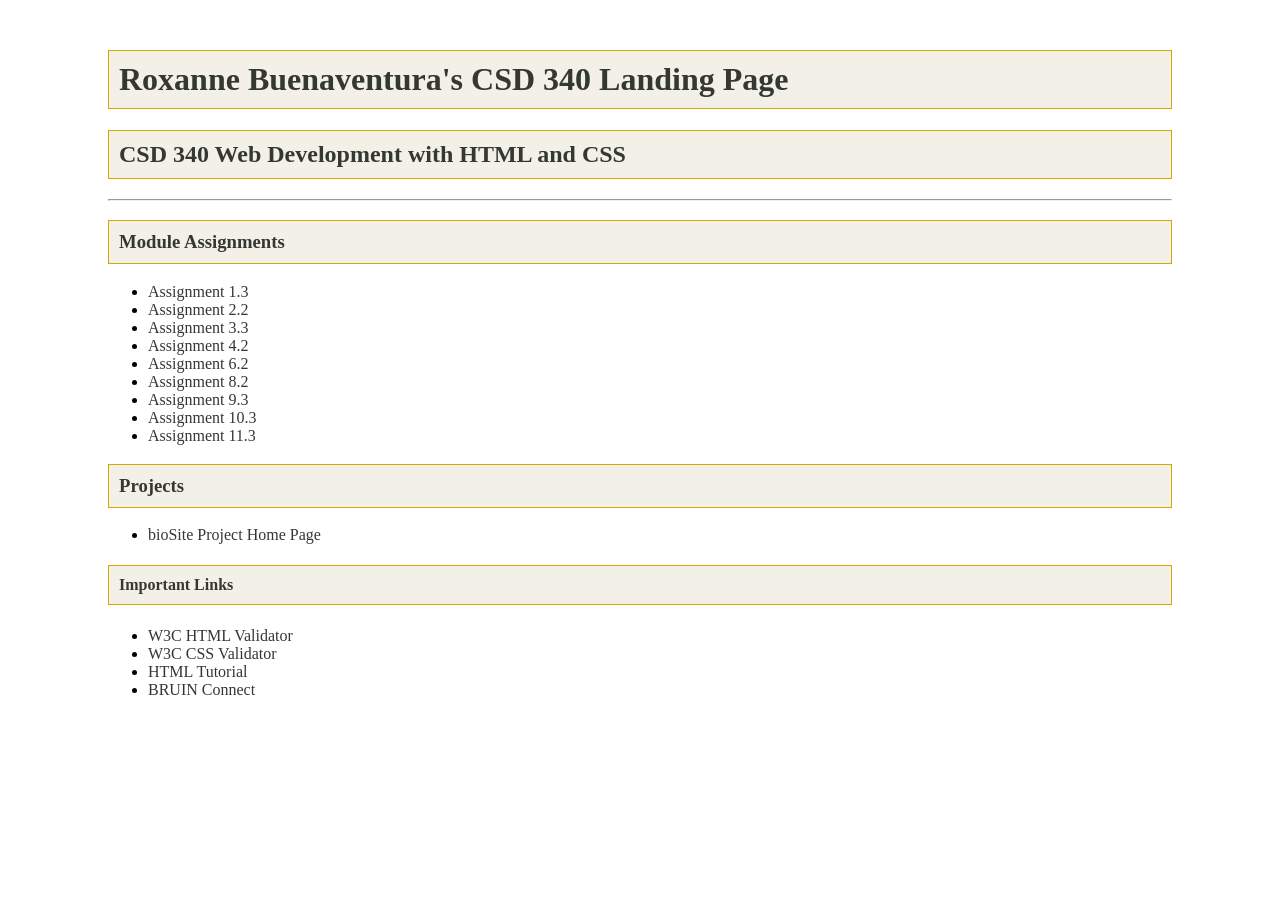
<file: index.html>
<!-- Roxanne Buenaventura -->
<!-- CSD 340 -->
<!-- Assignment 3.2: GitHub Pages -->

<!DOCTYPE html>
<html lang="en">

<head>
    <meta charset="UTF-8">
    <title>Roxanne Buenaventura's CSD 340 Landing Page</title>
    <link href="site.css" rel="stylesheet" type="text/css">
</head>

<body>
    <div id ="container">
        <h1>Roxanne Buenaventura's CSD 340 Landing Page</h1>
        <h2>CSD 340 Web Development with HTML and CSS</h2>
        <hr>
        <h3>Module Assignments</h3>
        <ul class="module-assignments">
            <li><a href="module-1/buenaventura_Mod1_3.html">Assignment 1.3</a></li>
            <li><a href="module-2/buenaventura_Mod2_2.html">Assignment 2.2</a></li>
            <li><a href="module-3/buenaventura_Mod3_3.html">Assignment 3.3</a></li>
            <li><a href="module-4/buenaventura_Mod4_2.html">Assignment 4.2</a></li>
            <li><a href="module-6/buenaventura_Mod6_2.html">Assignment 6.2</a></li>
            <li><a href="module-8/buenaventura_Mod8_2.html">Assignment 8.2</a></li>
            <li><a href="module-9/buenaventura_Mod9_3.html">Assignment 9.3</a></li>
            <li><a href="module-10/buenaventura_Mod10_3.html">Assignment 10.3</a></li>
            <li><a href="module-11/buenaventura_Mod11_2.html">Assignment 11.3</a></li>
        </ul>
        <h3>Projects</h3>
        <ul class="bioSite Project Home Page">
            <li><a href="https://r-buenaventura.github.io/bioSite/">bioSite Project Home Page</a></li>
        </ul>
        <h4>Important Links</h4>
        <ul class="important-links">
            <li><a href="https://validator.w3.org/">W3C HTML Validator</a></li>
            <li><a href="https://jigsaw.w3.org/css-validator/">W3C CSS Validator</a></li>
            <li><a href="https://www.w3schools.com/">HTML Tutorial</a></li>
            <li><a href="https://bruinconnect.bellevue.edu/">BRUIN Connect</a></li>
        </ul>
    </div>
</body>
</file>
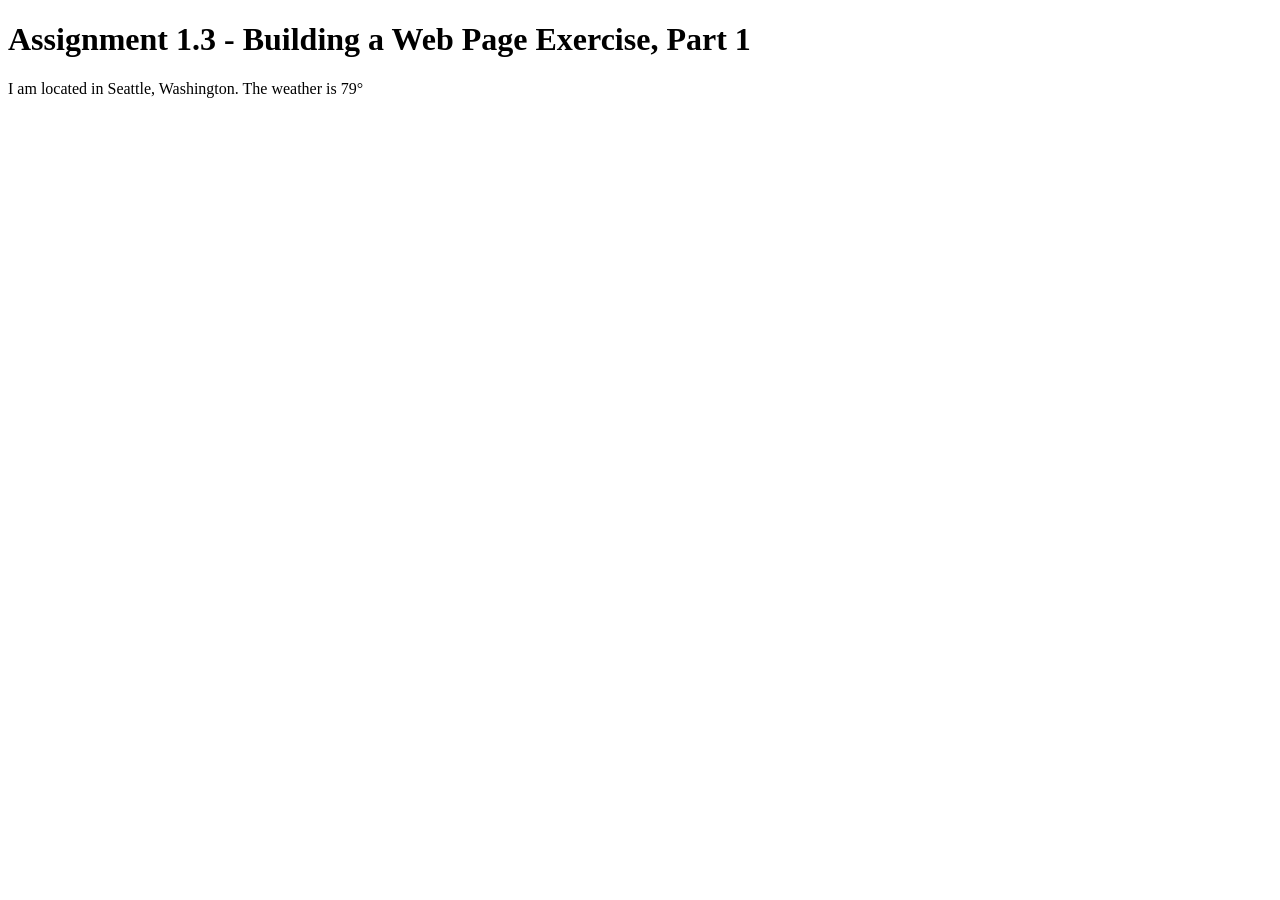
<file: module-1/buenaventura_Mod1_3.html>
<!-- Roxanne Buenaventura-->
<!-- Assignment 1.3 - Building a Web Page Exercise, Part 1 -->
<!-- 14 August 2026-->
 
<!DOCTYPE html>
<html lang="en">
<head>
    <title>CSD 340 Web Development with HTML and CSS</title>
</head>
 
<body>
 
    <h1>Assignment 1.3 - Building a Web Page Exercise, Part 1</h1>
    <p>I am located in Seattle, Washington. The weather is 79&deg;</p>

</body>
 
</html>
</file>
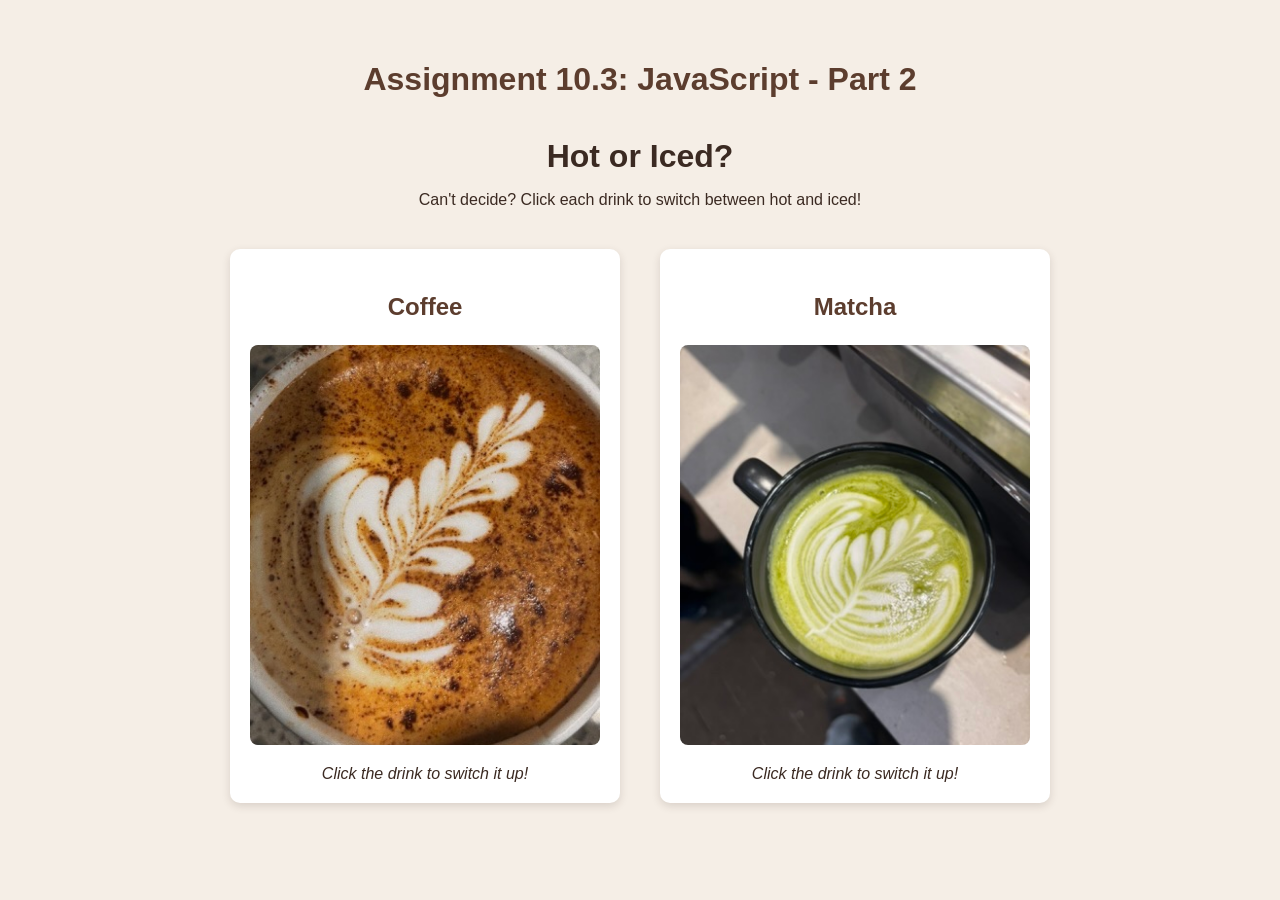
<file: module-10/buenaventura_Mod10_3.html>
<!-- Roxanne Buenaventura
 CSD340
 October 3, 2026
 Assignment 10.3: JavaScript Exercise, Part 2 -->

<!DOCTYPE html>
<html lang="en">
<head>
    <meta charset="UTF-8">
    <meta name="viewport" content="width=device-width, initial-scale=1.0">
    <title>CSD 340 Web Development with HTML and CSS</title>

    <style>
        body {
            background-color: #f5eee6;
            color: #3b2a22;
            font-family: Arial, sans-serif;
            margin: 0;
            padding: 40px;
            text-align: center;
        }

        h1 {
            color: #5c3d2e;
            margin-bottom: 40px;
        }

        h2 {
            font-size: 2rem;
            margin-bottom: 10px;
        }

        .drink-container {
            display: flex;
            justify-content: center;
            gap: 40px;
            margin-top: 40px;
        }

        .drink {
            background-color: #ffffff;
            width: 350px;
            padding: 20px;
            border-radius: 10px;
            box-shadow: 0 3px 8px rgba(59, 42, 34, 0.15);
        }

        .drink h3 {
            color: #5c3d2e;
            font-size: 1.5rem;
        }

        .drink img {
            width: 100%;
            height: 400px;
            object-fit: cover;
            border-radius: 8px;
            cursor: pointer;
        }

        .drink p {
            margin-bottom: 0;
            font-style: italic;
        }
    </style>

    <script>
        function changeCoffee() {
            const coffeeImage = document.getElementById("coffeeImage");

            if (coffeeImage.src.includes("hot_latte.jpg")) {
                coffeeImage.src = "iced_latte.jpg";
                coffeeImage.alt = "Iced latte";
            } else {
                coffeeImage.src = "hot_latte.jpg";
                coffeeImage.alt = "Hot latte with latte art";
            }
        }

    function changeMatcha() {
        const matchaImage = document.getElementById("matchaImage");

        if (matchaImage.src.includes("hot_matcha.jpg")) {
            matchaImage.src = "iced_matcha.jpg";
            matchaImage.alt = "Iced matcha drinks";
        } else {
            matchaImage.src = "hot_matcha.jpg";
            matchaImage.alt = "Hot matcha with latte art";
        }
}

    </script>

</head>

<body>

    <h1>Assignment 10.3: JavaScript - Part 2</h1>

    <h2>Hot or Iced?</h2>

    <p>
        Can't decide? Click each drink to switch between hot and iced!
    </p>

    <div class="drink-container">

        <!-- Coffee Section -->
        <div class="drink">
            <h3>Coffee</h3>

            <img id="coffeeImage"
                src="hot_latte.jpg"
                alt="Hot latte with latte art"
                onclick="changeCoffee()">

            <p>Click the drink to switch it up!</p>
        </div>

        <!-- Matcha Section -->
        <div class="drink">
            <h3>Matcha</h3>

            <img id="matchaImage"
                src="hot_matcha.jpg"
                alt="Hot matcha with latte art"
                onclick="changeMatcha()">

            <p>Click the drink to switch it up!</p>
        </div>

    </div>

</body>
</html>
</file>
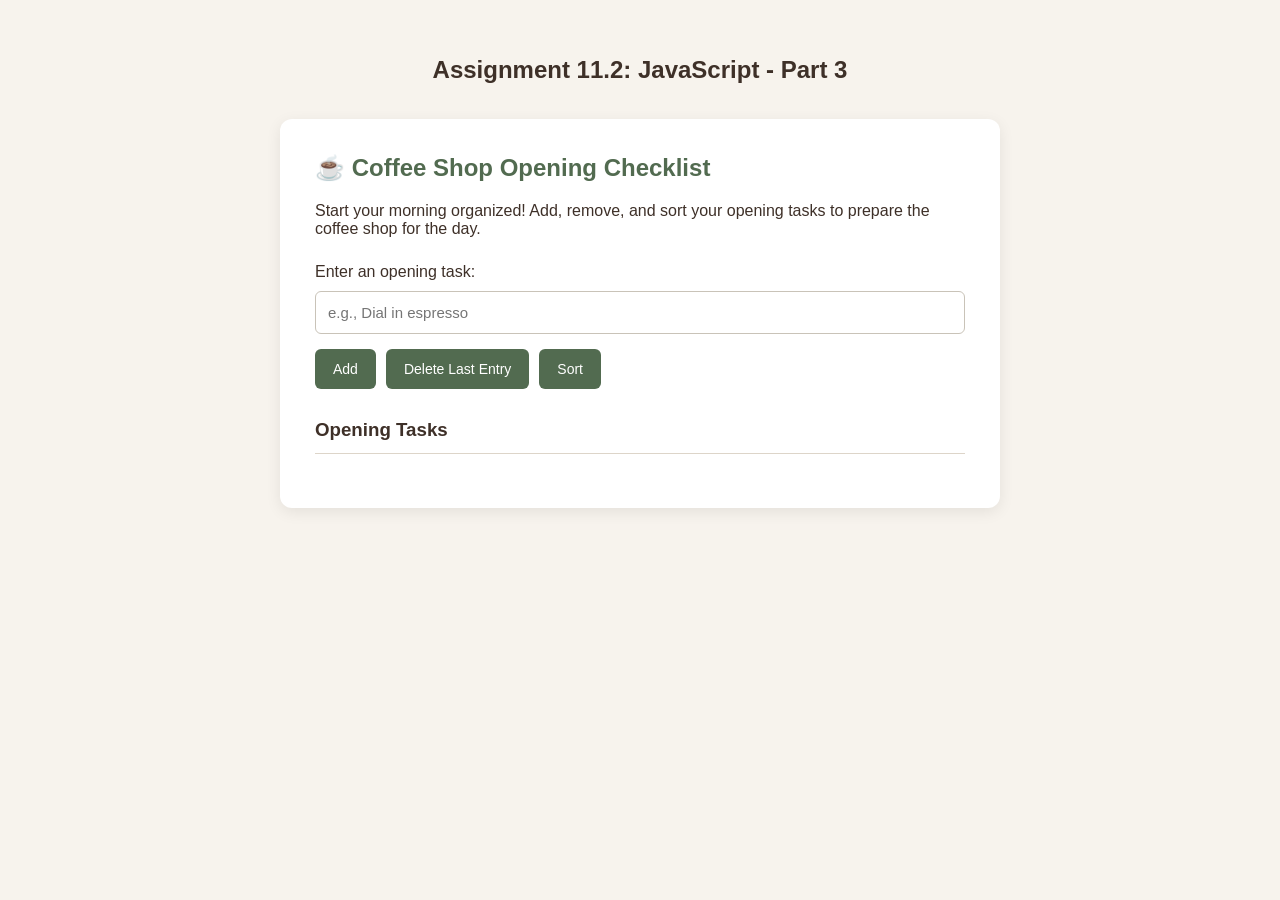
<file: module-11/buenaventura_Mod11_2.html>
<!-- Roxanne Buenaventura -->
<!-- CSD 340 -->
<!-- October 11, 2026 -->
<!-- Description: An interactive coffee shop opening checklist that allows users to add, delete, display, and sort tasks using JavaScript arrays. -->

<!DOCTYPE html>
<html lang="en">
<head>
    <meta charset="UTF-8">
    <meta name="viewport" content="width=device-width, initial-scale=1.0">
    <title>CSD 340 Web Development with HTML and CSS</title>
        <style>
            body {
                font-family: Arial, sans-serif;
                background-color: #f7f3ed;
                color: #3e3028;
                margin: 0;
                padding: 40px 20px;
            }

            h1 {
                text-align: center;
                font-size: 24px;
                margin-bottom: 35px;
            }

            .checklist-container {
                background-color: #ffffff;
                max-width: 650px;
                margin: 0 auto;
                padding: 35px;
                border-radius: 12px;
                box-shadow: 0 4px 15px rgba(0, 0, 0, 0.08);
            }

            h2 {
                color: #526b50;
                margin-top: 0;
            }

            .input-section {
                margin-top: 25px;
            }

            input {
                width: 100%;
                padding: 12px;
                margin: 10px 0 15px;
                border: 1px solid #c9c3b8;
                border-radius: 6px;
                box-sizing: border-box;
                font-size: 15px;
            }

            .button-group {
                display: flex;
                flex-wrap: wrap;
                gap: 10px;
            }

            button {
                background-color: #526b50;
                color: white;
                border: none;
                padding: 12px 18px;
                border-radius: 6px;
                cursor: pointer;
                font-size: 14px;
            }

            button:hover {
                background-color: #3d523b;
            }

            h3 {
                margin-top: 30px;
                border-bottom: 1px solid #ddd5c9;
                padding-bottom: 12px;
            }

            #todoList p {
                background-color: #f7f3ed;
                padding: 12px;
                border-radius: 6px;
                margin: 8px 0;
            }
        </style>
</head>
<body>
    <h1>Assignment 11.2: JavaScript - Part 3</h1>

    <div class="checklist-container">

        <h2>☕ Coffee Shop Opening Checklist</h2>

        <p>
            Start your morning organized! Add, remove, and
            sort your opening tasks to prepare the coffee
            shop for the day.
        </p>

        <div class="input-section">
            <label for="todoInput">Enter an opening task:</label>

            <input type="text" id="todoInput"
                placeholder="e.g., Dial in espresso">

            <div class="button-group">
                <button onclick="addItem()">Add</button>
                <button onclick="deleteLastItem()">
                    Delete Last Entry
                </button>
                <button onclick="sortItems()">Sort</button>
            </div>
        </div>

        <h3>Opening Tasks</h3>

        <div id="todoList"></div>
    </div>

    <script>
        // Creates an empty array to store to-do list items.
        let todoItems = [];

        // Adds a new item to the to-do list.
        function addItem() {
            // Gets the value entered in the text box.
            let item = document.getElementById("todoInput").value.trim();

            // Checks that the user entered something.
            if (item !== "") {
                // Adds the item to the array.
                todoItems.push(item);

                // Alerts the user about the added item.
                alert("Added: " + item);

                // Clears the text box.
                document.getElementById("todoInput").value = "";

                // Updates the displayed list.
                displayItems();
            } else {
                alert("Please enter an item.");
            }
        }

        // Displays all tasks currently stored in the array.
        function displayItems() {

            // Gets the HTML element where tasks will appear.
            let display = document.getElementById("todoList");

            // Clears the previous list before updating it.
            display.innerHTML = "";

            // Loops through the array and displays each task.
            for (let i = 0; i < todoItems.length; i++) {

                // Creates a paragraph for each task.
                let task = document.createElement("p");

                // Displays the task number and description.
                task.textContent = (i + 1) + ". " + todoItems[i];

                // Adds the task to the webpage.
                display.appendChild(task);
            }
        }

        // Deletes the last task from the array.
        function deleteLastItem() {

            // Checks if there are tasks to delete.
            if (todoItems.length > 0) {

                // Removes and stores the last task.
                let deletedItem = todoItems.pop();

                // Alerts the user about the deleted task.
                alert("Deleted: " + deletedItem);

                // Updates the displayed list.
                displayItems();

            } else {
                alert("There are no tasks to delete.");
            }
        }


        // Sorts the opening tasks alphabetically.
        function sortItems() {

            // Sorts the array in alphabetical order.
            todoItems.sort();

            // Alerts the user that sorting is complete.
            alert("Opening tasks have been sorted alphabetically!");

            // Updates the displayed list.
            displayItems();
        }

    </script>
</body>
</html>
</file>
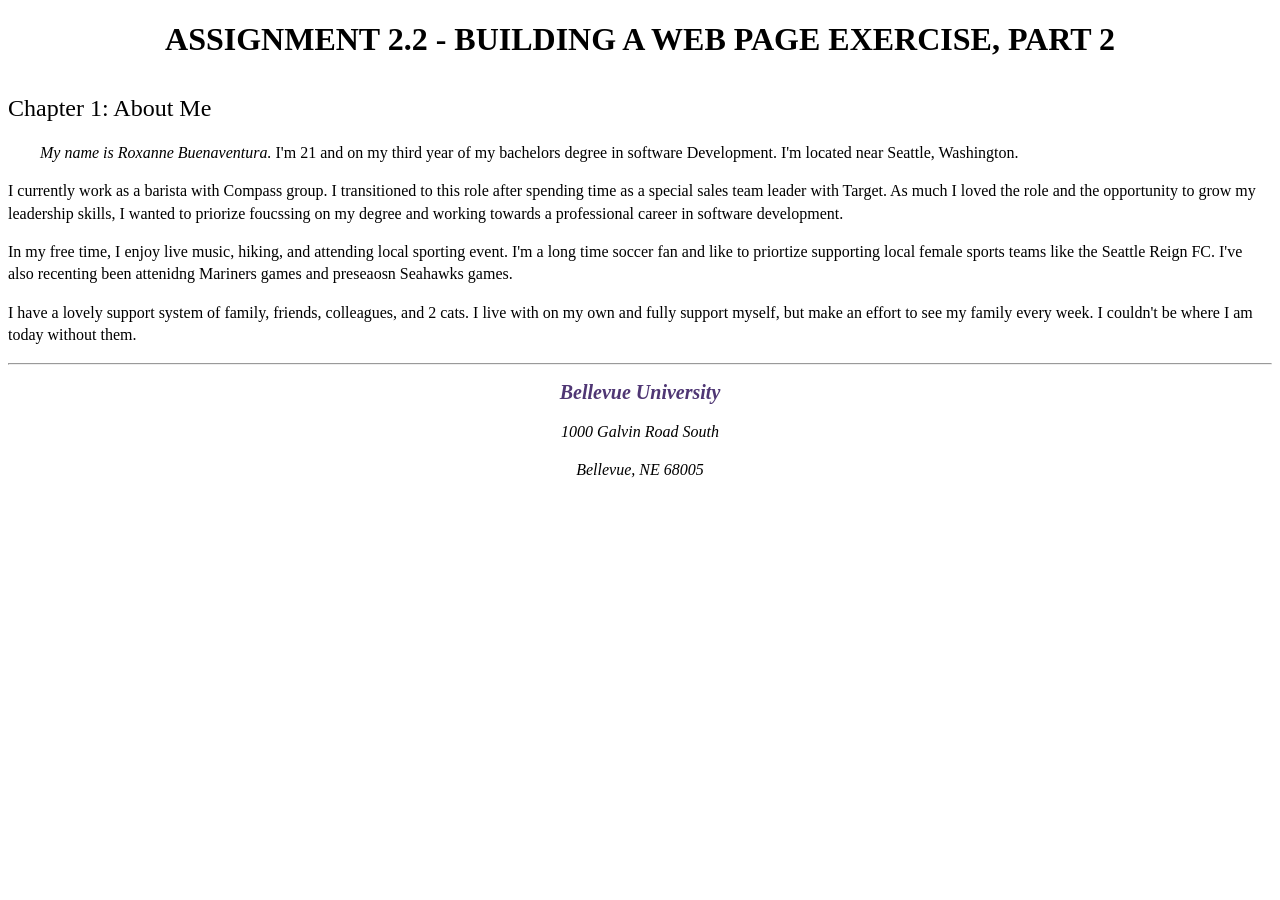
<file: module-2/buenaventura_Mod2_2.html>
<!-- Roxanne Buenaventura -->
 <!-- CSD 340 -->
<!-- Assignment 2.2 - Building a Web Page Exercise, Part 2-->
<!-- 14 August 2026 -->

<!DOCTYPE html>
<html lang="en">
<head>
    <title>CSD 340 Development with HTML and CSS</title>

    <meta charset="UTF-8">
    <meta name="description" content="This is a web page for Assignment 2.2 - Building a Web Page Exercise, Part 2">
    <meta name="author" content="Roxanne Buenaventura">
    <meta name="keywords" content="HTML, CSS, Web Development, Assignment 2.2">

    <link href="buenaventura_Mod2_2.css" rel="stylesheet" type="text/css">
</head>
<body>
    <div id="container">
        <h1>Assignment 2.2 - Building a Web Page Exercise, Part 2</h1>
        <h2>Chapter 1: About Me</h2>
        <p class="intro"><span class ="sentence">My name is Roxanne Buenaventura.</span> I'm 21 and on my third year of my bachelors degree in software Development. I'm located near Seattle, Washington.</p>
        <p>I currently work as a barista with Compass group. I transitioned to this role after spending time as a special sales team leader with Target. As much I loved the role and the opportunity to grow my leadership skills, I wanted to priorize foucssing on my degree and working towards a professional career in software development.</p>
        <p>In my free time, I enjoy live music, hiking, and attending local sporting event. I'm a long time soccer fan and like to priortize supporting local female sports teams like the Seattle Reign FC. I've also recenting been attenidng Mariners games and preseaosn Seahawks games.</p>
        <p>I have a lovely support system of family, friends, colleagues, and 2 cats. I live with on my own and fully support myself, but make an effort to see my family every week. I couldn't be where I am today without them.</p>

        <hr />
        <address>
            <p><a class="website" href="https://www.bellevue.edu/">Bellevue University</a></p>
            <p>1000 Galvin Road South</p>
            <p>Bellevue, NE 68005</p>
        </address>
</file>
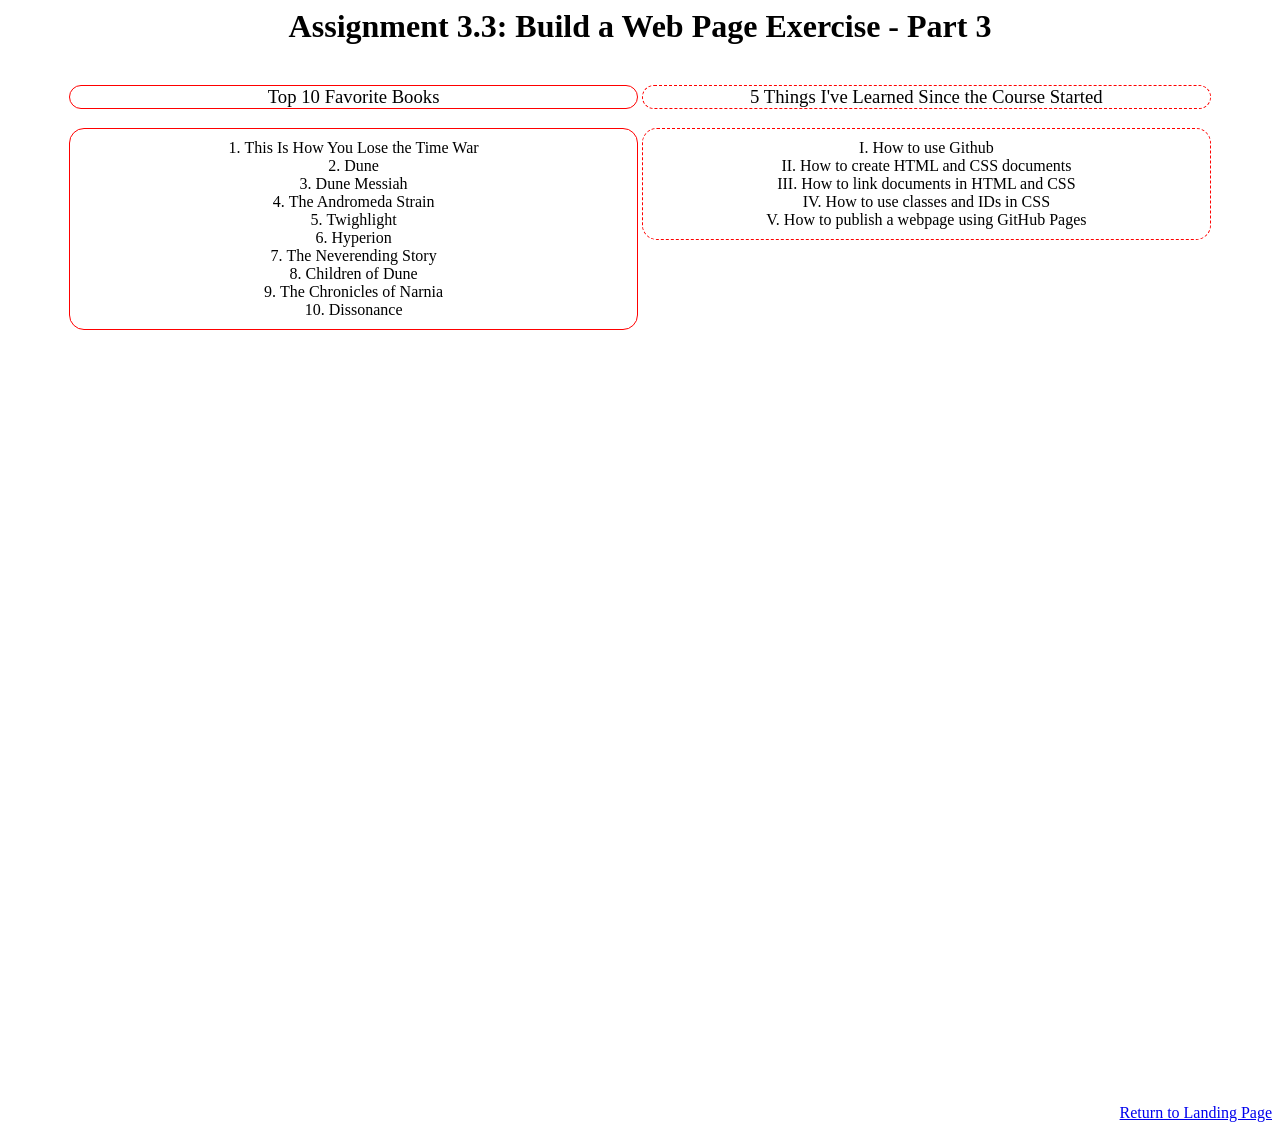
<file: module-3/buenaventura_Mod3_3.html>
<!-- Roxanne Buenaventura
 CSD 340
 Assignment 3.3 -->

<doctype html>
<html lang="en">

<head>
    <title>CSD 340 Web Development with HTML and CSS</title>
    <link href="buenaventura_Mod3_3.css" rel="stylesheet" type="text/css">
</head>
<body>
    <div id="container">
        <h1>Assignment 3.3: Build a Web Page Exercise - Part 3</h1>
        <div class="left-div">
            <h3>Top 10 Favorite Books</h3>
            <ol>
                <li>This Is How You Lose the Time War</li>
                <li>Dune</li>
                <li>Dune Messiah</li>
                <li>The Andromeda Strain</li>
                <li>Twighlight</li>
                <li>Hyperion</li>
                <li>The Neverending Story</li>
                <li>Children of Dune</li>
                <li>The Chronicles of Narnia</li>
                <li>Dissonance</li>
            </ol>
        </div>
        <div class="right-div">
            <h3>5 Things I've Learned Since the Course Started</h3>
            <ol>
                <li>How to use Github</li>
                <li>How to create HTML and CSS documents</li>
                <li>How to link documents in HTML and CSS</li>
                <li>How to use classes and IDs in CSS</li>
                <li>How to publish a webpage using GitHub Pages</li>
            </ol>
        </div>
        <div class="bottom-div">
            <a href="../index.html">Return to Landing Page</a>
        </div>
    </div>
</body>
</file>
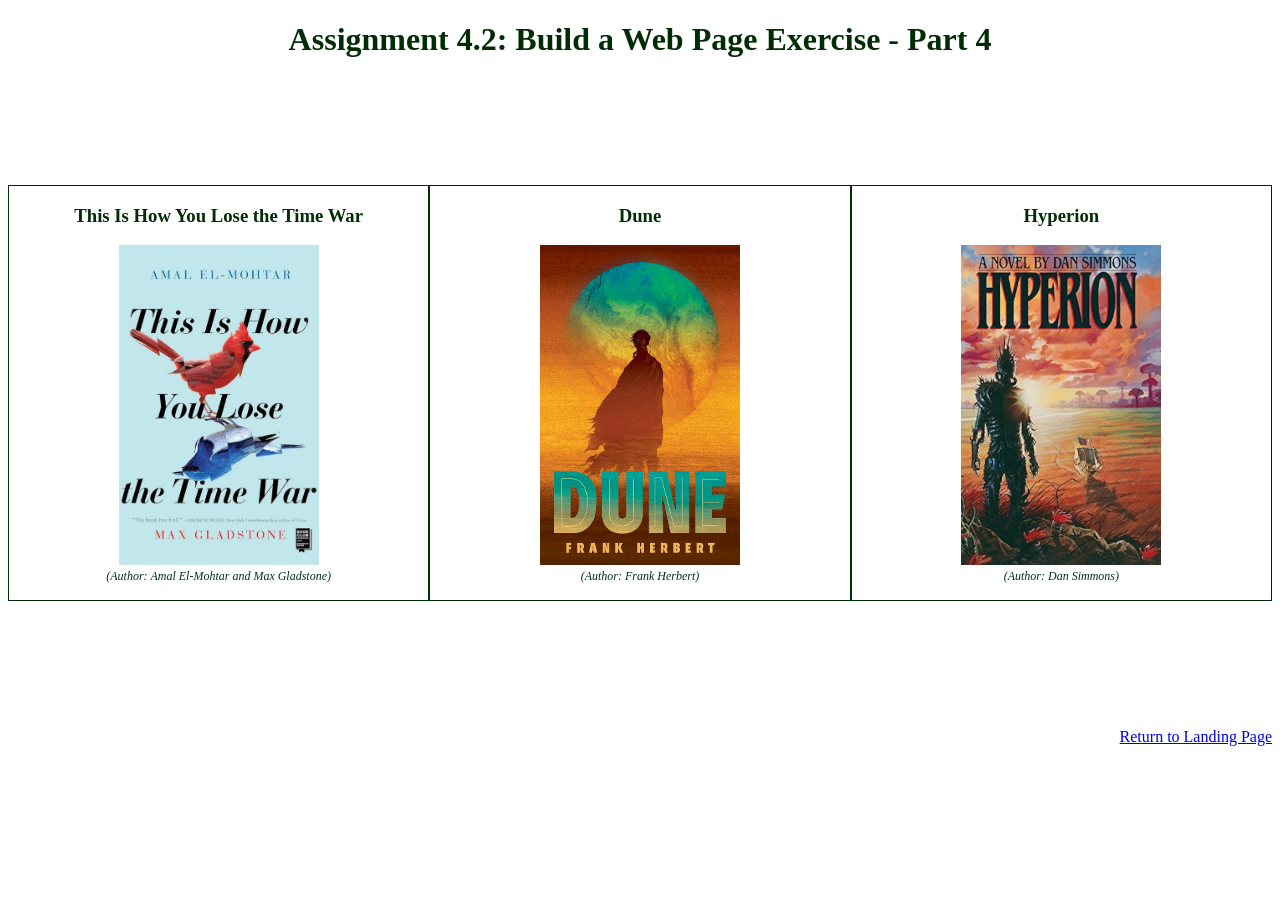
<file: module-4/buenaventura_Mod4_2.html>
<!-- Roxanne Buenaventura
CSD 340
Module 4: Assignment 2
-->

<!DOCTYPE html>
<html lang="en">

<head>

    <title>CSD 340 Web Development with HTML and CSS</title>
    <link href="buenaventura_Mod4_2.css" rel="stylesheet" type="text/css">

</head>

<body>

    <div id="container">

        <h1>Assignment 4.2: Build a Web Page Exercise - Part 4</h1>
        <div id="image-gallery">

            <div class="image">
                <h3>This Is How You Lose the Time War</h3>

                <figure>
                    <img src="images/ThisIsHowYouLoseTheTimeWar.jpg" alt="ThisIsHowYouLoseTheTimeWar_Cover" 
                    width="200" 
                    height="320">  

                    <figcaption>(Author: Amal El-Mohtar and Max Gladstone)</figcaption>
                </figure>
            </div>

            <div class="image">
                <h3>Dune</h3>

                <figure>
                    <img src="images/Dune.jpg" 
                    alt="Dune_Cover" 
                    width="200" 
                    height ="320">

                    <figcaption>(Author: Frank Herbert)</figcaption>
                </figure>
            </div>

            <div class="image">
                <h3>Hyperion</h3>

                <figure>
                    <img src="images/Hyperion.jpg" 
                    alt="Hyperion_Cover" 
                    width="200" 
                    height="320">

                    <figcaption>(Author: Dan Simmons)</figcaption>
                </figure>
            </div>
        </div>

        <div class="bottom-div">
            <a href="../index.html">Return to Landing Page</a>
        </div>

    </div>

</body>

</html>
</file>
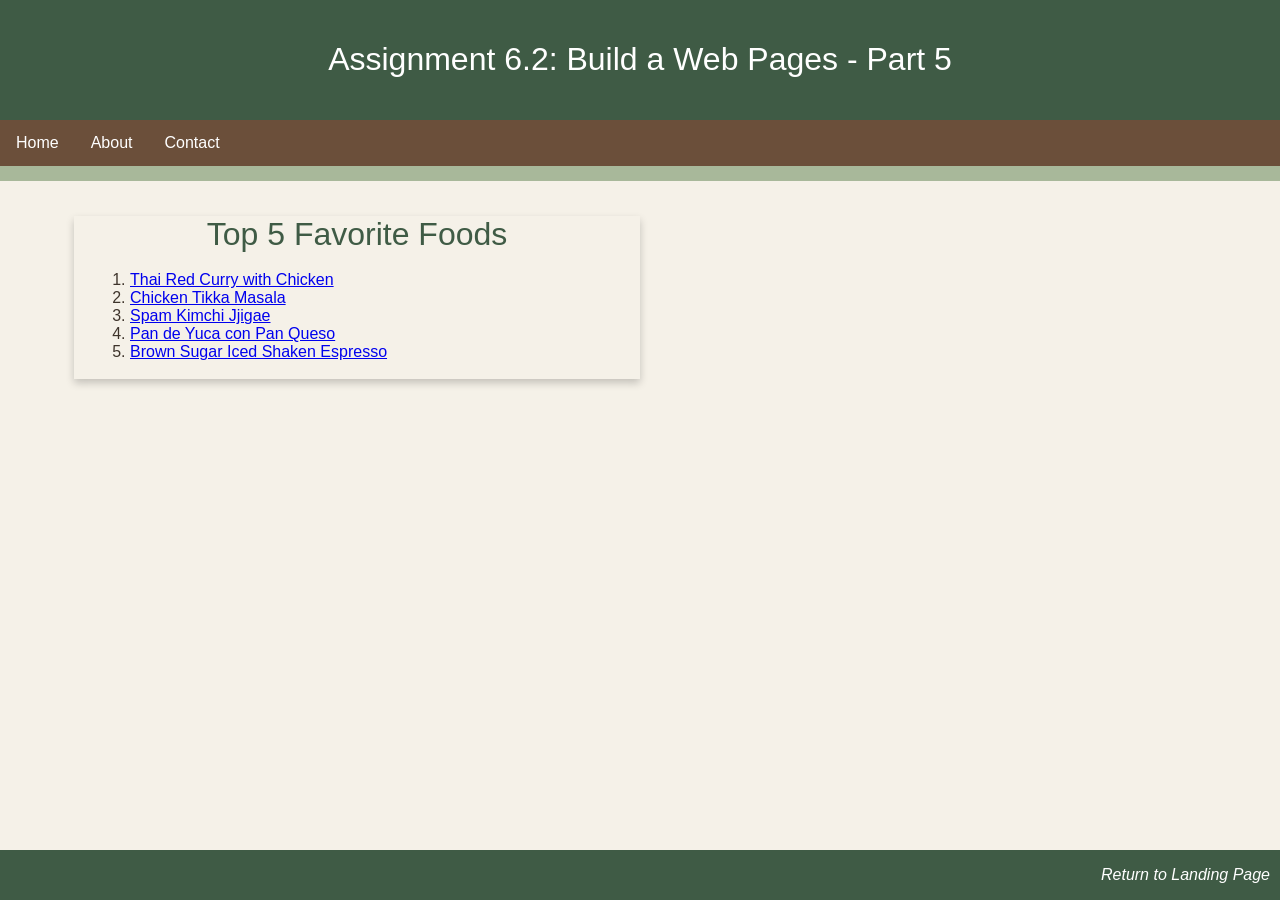
<file: module-6/Buenaventura_Mod6_2.html>
<!-- Roxanne Buenaventura
CSD 340
Module 6: Assignment 2
-->

<!DOCTYPE html>
<html lang="en">

<head>
<title>CSD 340 Web Development with HTML and CSS</title>
    <link href="buenaventura_Mod6_2.css" rel="stylesheet" type="text/css">
</head>

<body>
    <header>
        <h1>Assignment 6.2: Build a Web Pages - Part 5</h1>
    </header>

    <div id="navbar">
        <a href="#">Home</a>
        <a href="#">About</a>
        <a href="#">Contact</a>
    </div>

    <div id="container">
        <div class="card">
            <div class="card-title">
                Top 5 Favorite Foods
            </div>
            <div class="card-content">
                <ol>
                    <li>
                        <a href="https://www.recipetineats.com/thai-red-curry-with-chicken/" target="_blank">Thai Red Curry with Chicken</a>
                    </li>
                    <li>
                        <a href="https://www.indianhealthyrecipes.com/chicken-tikka-masala/">Chicken Tikka Masala</a>
                    </li>
                    <li>
                        <a href="https://www.beyondkimchee.com/easy-kimchi-jjigae/">Spam Kimchi Jjigae</a>
                    </li>
                    <li>
                        <a href="https://www.laylita.com/recipes/pan-de-yuca-pan-queso/" target="_blank">Pan de Yuca con Pan Queso</a>
                    </li>
                    <li>
                        <a href="https://myeverydaytable.com/brown-sugar-iced-shaken-espresso/">Brown Sugar Iced Shaken Espresso</a>
                    </li>
                </ol>
            </div>
        </div>
    </div>

    <footer>
        <p>
            <a href="../index.html">Return to Landing Page</a>
        </p>
    </footer>
</body>
</html>
</file>
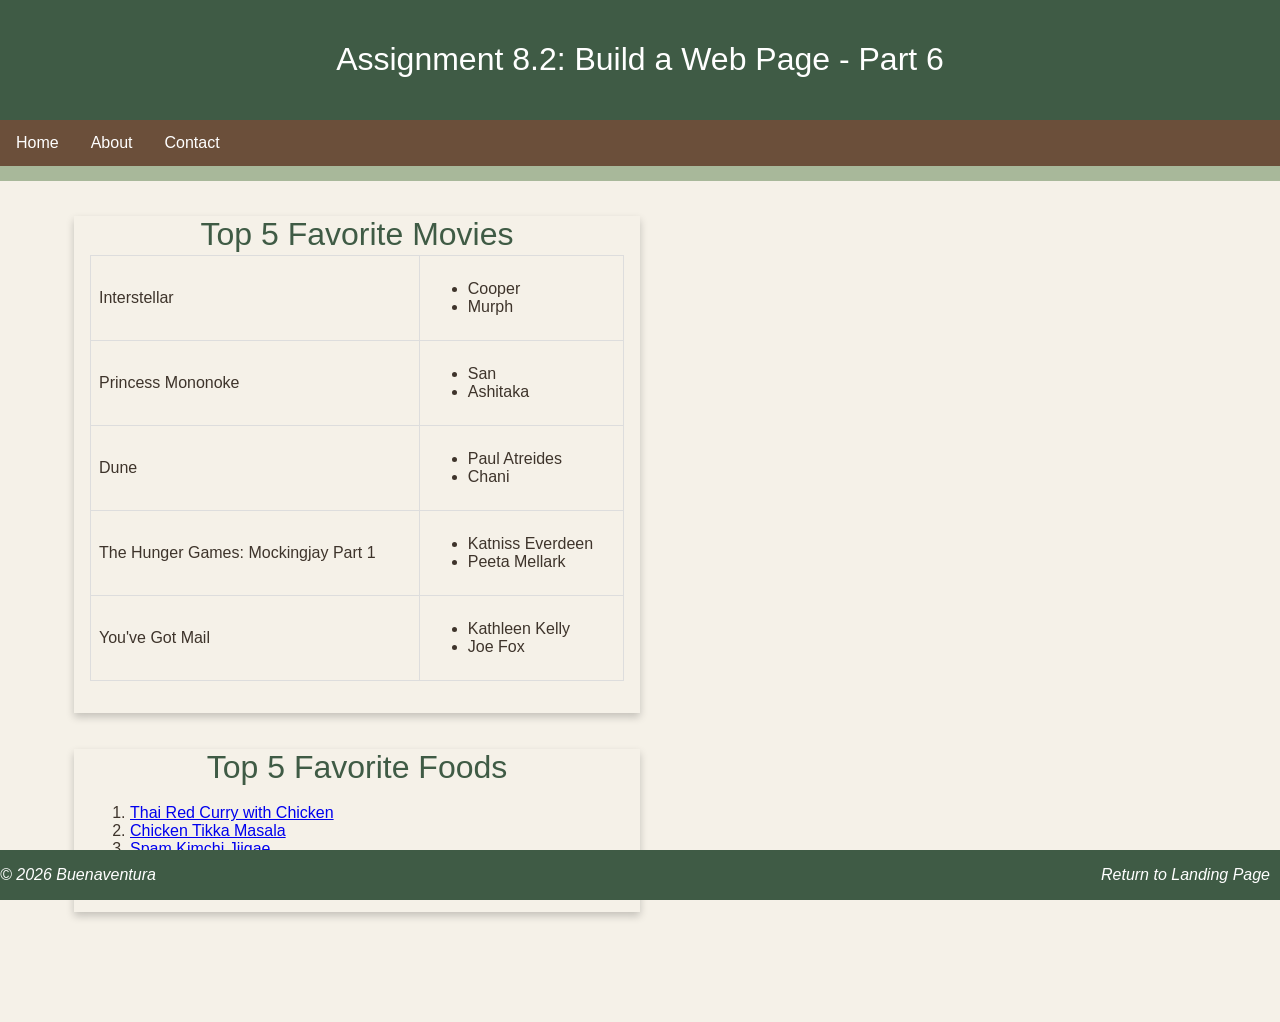
<file: module-8/buenaventura_Mod8_2.html>
<!-- Roxanne Buenaventura
 CSD 340
 Module 8: Assignment 8.2 -->

<!DOCTYPE html>
<html lang="en">

<head>
    <meta charset="UTF-8">
    <title>CSD 340 Web Development with HTML and CSS</title>
    <link href="buenaventura_Mod8_2.css" rel="stylesheet" type="text/css">
</head>

<body>
    <header>
        <h1>Assignment 8.2: Build a Web Page - Part 6</h1>
    </header>

    <div id="navbar">
        <a href="#">Home</a>
        <a href="#">About</a>
        <a href="#">Contact</a>
    </div>

    <div id="container">
        <div class="card">
            <div class="card-title">
                Top 5 Favorite Movies
        </div>

        <div class="card-content">
            <table id="movies">
                <tr>
                    <td>Interstellar</td>
                    <td>
                        <ul>
                            <li>Cooper</li>
                            <li>Murph</li>
                        </ul>
                    </td>
                </tr>

                <tr>
                    <td>Princess Mononoke</td>
                    <td>
                        <ul>
                            <li>San</li>
                            <li>Ashitaka</li>
                        </ul>
                    </td>
                </tr>

                <tr>
                    <td>Dune</td>
                    <td>
                        <ul>
                            <li>Paul Atreides</li>
                            <li>Chani</li>
                        </ul>
                    </td>
                </tr>

                <tr>
                    <td>The Hunger Games: Mockingjay Part 1</td>
                    <td>
                        <ul>
                            <li>Katniss Everdeen</li>
                            <li>Peeta Mellark</li>
                        </ul>
                    </td>
                </tr>

                <tr>
                    <td>You've Got Mail</td>
                    <td>
                        <ul>
                            <li>Kathleen Kelly</li>
                            <li>Joe Fox</li>
                        </ul>
                    </td>
                </tr>
            </table>
        </div>
    </div>

<br>
<br>
        <div class="card">
            <div class="card-title">
                Top 5 Favorite Foods
            </div>
            <div class="card-content">
                <ol>
                    <li>
                        <a href="https://www.recipetineats.com/thai-red-curry-with-chicken/" target="_blank">Thai Red Curry with Chicken</a>
                    </li>
                    <li>
                        <a href="https://www.indianhealthyrecipes.com/chicken-tikka-masala/">Chicken Tikka Masala</a>
                    </li>
                    <li>
                        <a href="https://www.beyondkimchee.com/easy-kimchi-jjigae/">Spam Kimchi Jjigae</a>
                    </li>
                    <li>
                        <a href="https://www.laylita.com/recipes/pan-de-yuca-pan-queso/" target="_blank">Pan de Yuca con Pan Queso</a>
                    </li>
                    <li>
                        <a href="https://myeverydaytable.com/brown-sugar-iced-shaken-espresso/">Brown Sugar Iced Shaken Espresso</a>
                    </li>
                </ol>
            </div>
        </div>
    </div>

    <footer>
        <p class="copyright">&copy; 2026 Buenaventura</p>
        <p>
            <a href="../index.html">Return to Landing Page</a>
        </p>
    </footer>
</body>
</html>
</file>
<file: site.css>
/* Roxanne Buenaventura
    CSD 340
    Assignment 3.2: GitHub Pages
*/

#container {
    margin-top: 50px;
    margin-left: 100px;
    margin-right: 100px;

}

h1, h2, h3, h4 {
    background-color: #F3F0E8;
    color: #343832;
    border: 1px solid #D6A800;
    padding: 10px;

}

a {
    color: #343832;
    text-decoration: none;
}

a:hover {
    color: #B56F55;
}

a:visited {
    color: #7A6F62;
}
</file>
<file: module-2/buenaventura_Mod2_2.css>
/* Roxanne Buenaventura
   CSD 340
   Assignment 2.2 - Building a Web Page Exercise, Part 2
   16 August 2026
*/

html {
    font-size: 16px;
}

body {
    font-size: 16px;
}

p {
    font-weight: 400;
    line-height: 1.4em;
}

h1 {
    font-weight: 700;
    text-transform: uppercase;
    text-align: center;
}

h2 {
    font-weight: 500;
    text-align: left;
    padding-top: 15px;

}

address {
    text-align: center;
}

.website {
    font-weight: bold;
    font-size:1.25em;
    color: #4F3674;
    text-decoration: none;

}

.website:hover {
    text-decoration: underline;
    background-color: #D6A800;

}

.website:visited {
    color: #dbb2c9
}

.sentence {
    font-style: italic;
}

.intro {
    text-indent: 2em;
}
</file>
<file: module-3/buenaventura_Mod3_3.css>
/* Roxanne Buenaventura
    CSD 340
    Assignment 3.3 */

h1 {
    text-align: center;
}

#container {
    text-align: center;
}

.left-div {
    width: 45%;
    display: inline-block;
    vertical-align: top;
}

.right-div {
    width: 45%;
    display: inline-block;
    vertical-align: top;
}

.bottom-div {
    width: 100%;
    margin-top: 60%;
    float: right;
    margin-bottom: 20px;
}

h3 {
    font-weight: 500;
}

ol {
    font-weight: 300;
}

.left-div h3{
    border: 1px solid red;
    border-radius: 15px;
}

.left-div ol {
    border: 1px solid red;
    border-radius: 15px;
    padding: 10px;
    list-style-position: inside;
}

.right-div h3 {
    border: 1px dashed red;
    border-radius: 15px;
}
.right-div ol {
    border: 1px dashed red;
    border-radius: 15px;
    padding: 10px;
    list-style: upper-roman inside;
}

.bottom-div a {
    float:right;
}

a:hover {
    text-decoration: underline;
}
</file>
<file: module-4/buenaventura_Mod4_2.css>
/* Roxanne Buenaventura
CSD 340
Module 4: Assignment 2
*/

h1 {
    text-align: center;
    color: #002D04;
}

h3 {
    text-align: center;
    color: #002D04;
}

#image-gallery {
    display: grid;
    grid-template-columns: repeat(3, 1fr);
    margin-top: 10%;
}

.image {
    border: 1px solid #002D04;
}

figure {
    text-align: center;
}

figcaption {
    text-align: center;
    font-style: italic;
    color: #023020;
    font-size: .75em;
}

.bottom-div {
    color: #002D04;
    float: right;
    margin-top: 10%;
    margin-bottom: 20px;
}

a:visited {
    color: #002D04;
}
</file>
<file: module-6/buenaventura_Mod6_2.css>
/* Roxanne Buenaventura
CSD 340
Module 6: Assignment 2
*/

body {
    margin: 0;
    font-family: Arial, Helvetica, sans-serif;
    background-color: #F5F1E8;
    color: #3E342B;
}

header {
    background-color: #3F5B45;
    color: white;
    padding: 20px;
    text-align: center;
}

h1 {
    font-weight: 400;
}

#navbar {
    overflow: hidden;
    background-color: #6B4F3A;
    border-bottom: 15px solid #A8B89A;
}

#navbar a {
    float: left;
    display: block;
    color: white;
    text-align: center;
    padding: 14px 16px;
    text-decoration: none;
}

#navbar a:hover {
    background-color: #A8B89A;
    color: #3E342B;
}

#container {
    margin-top: 2%;
    margin-left: 5%;
    margin-right: 5%;
    padding: 10px;
}

.card {
    box-shadow: 0 4px 8px 0 rgba(0, 0, 0, 0.2);
    transition: 0.3s;
    width: 50%;
}

.card:hover {
    box-shadow: 0 8px 16px 0 rgba(0, 0, 0, 0.2);
}

.card-title {
    text-align: center;
    font-size: 2em;
    color: #3F5B45;
    font-weight: 400;
}

.card-content {
    padding: 2px 16px;
}

footer {
    background-color: #3F5B45;
    position: absolute;
    bottom: 0;
    width: 100%;
}

footer p {
    color: white;
    font-weight: 400;
    float: right;
    padding-right: 10px;
    font-style: italic;
}

footer a {
    text-decoration: none;
    color: white;
}

footer a:hover {
    text-decoration: underline;
}
</file>
<file: module-8/buenaventura_Mod8_2.css>
/* Roxanne Buenaventura
CSD 340
Module 8: Assignment 8.2 */

body {
    margin: 0;
    font-family: Arial, Helvetica, sans-serif;
    background-color: #F5F1E8;
    color: #3E342B;
}

header {
    background-color: #3F5B45;
    color: white;
    padding: 20px;
    text-align: center;
}

h1 {
    font-weight: 400;
}

#navbar {
    overflow: hidden;
    background-color: #6B4F3A;
    border-bottom: 15px solid #A8B89A;
}

#navbar a {
    float: left;
    display: block;
    color: white;
    text-align: center;
    padding: 14px 16px;
    text-decoration: none;
}

#navbar a:hover {
    background-color: #A8B89A;
    color: #3E342B;
}

#container {
    margin: 2% 5% 100px 5%;
    padding: 10px;
}

.card {
    box-shadow: 0 4px 8px 0 rgba(0, 0, 0, 0.2);
    transition: 0.3s;
    width: 50%;
}

.card:hover {
    box-shadow: 0 8px 16px 0 rgba(0, 0, 0, 0.2);
}

.card-title {
    text-align: center;
    font-size: 2em;
    color: #3F5B45;
    font-weight: 400;
}

.card-content {
    padding: 2px 16px;
}

footer {
    background-color: #3F5B45;
    position: fixed;
    left: 0;
    bottom: 0;
    width: 100%;
}

footer p {
    color: white;
    font-weight: 400;
    float: right;
    padding-right: 10px;
    font-style: italic;
}

footer a {
    text-decoration: none;
    color: white;
}

footer a:hover {
    text-decoration: underline;
}

footer .copyright {
    float: left;
}

#movies {
    border-collapse: collapse;
    width: 100%;
    margin-bottom: 30px;
}

#movies th {
    padding-top: 12px;
    padding-bottom: 12px;
    text-align: left;
}

#movies td {
    border: 1px solid #ddd;
    padding: 8px;
}
</file>
